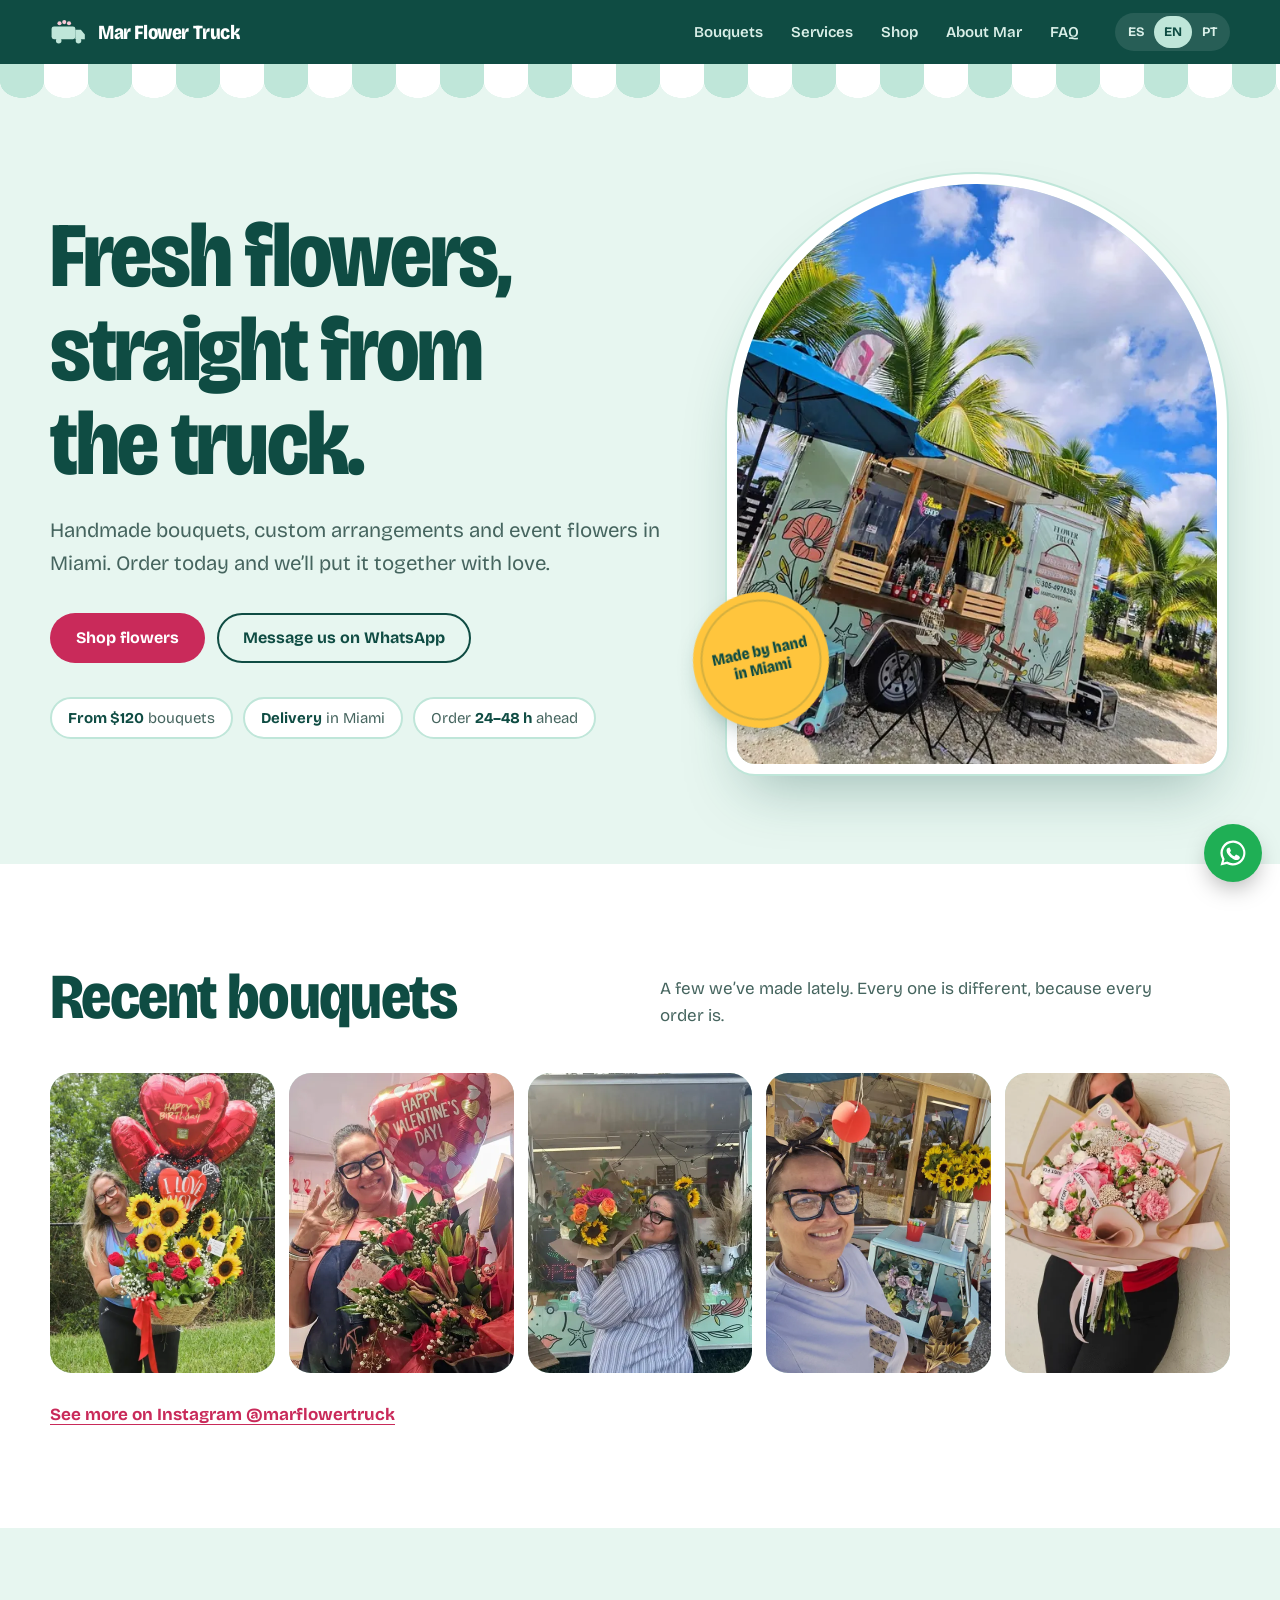
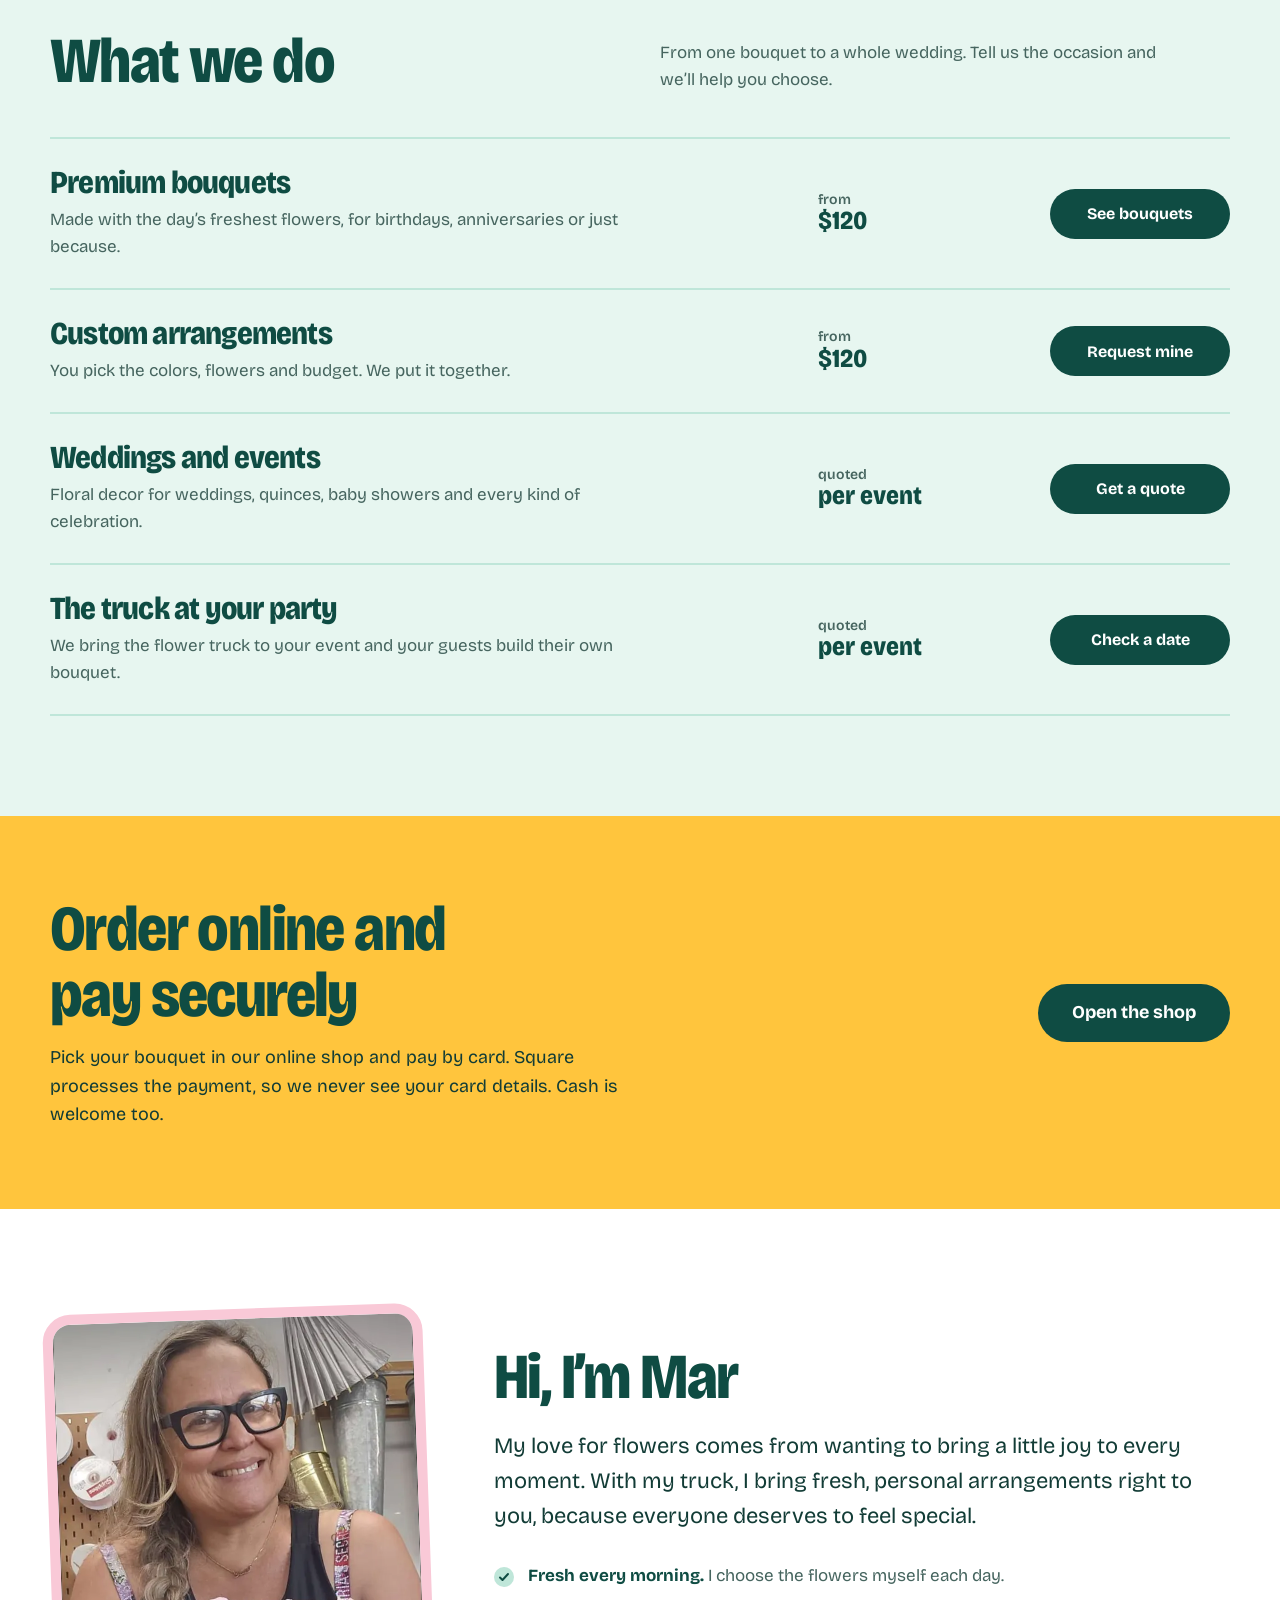
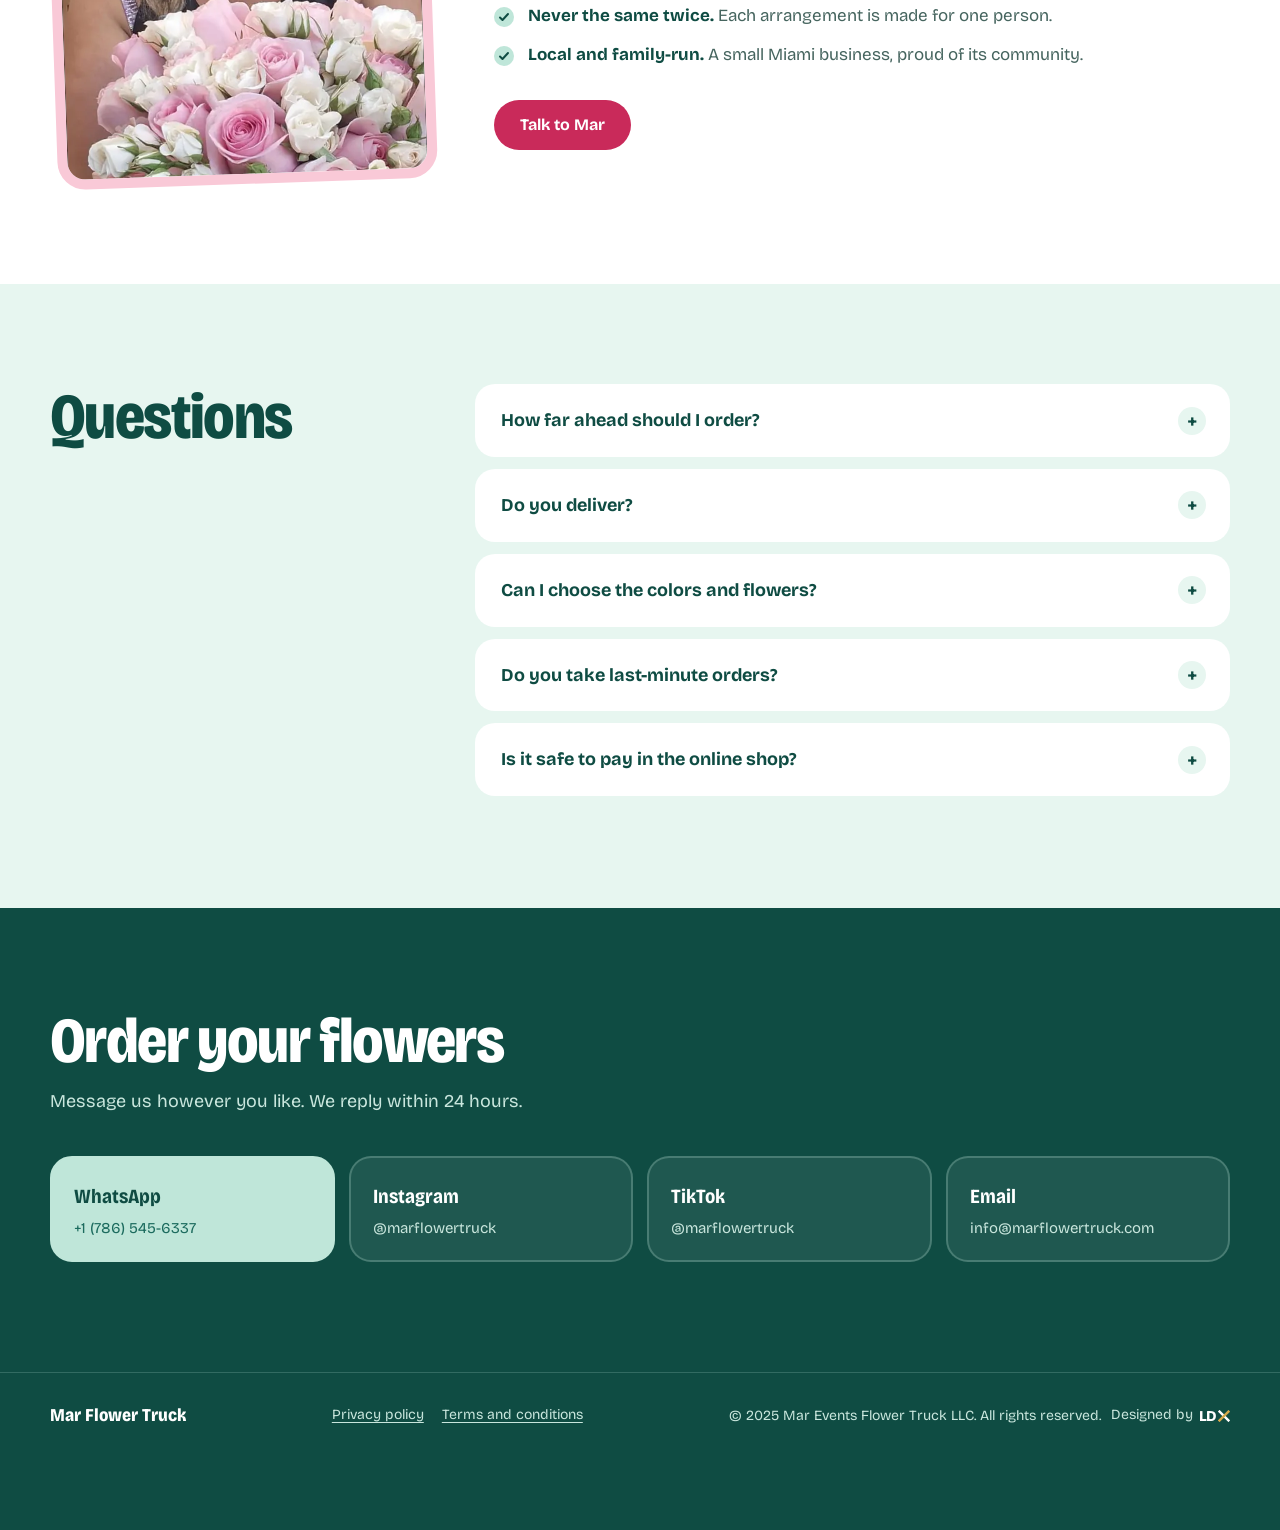
<file: index.html>
<!doctype html>
<html lang="es">
<head>
<meta charset="utf-8">
<meta name="viewport" content="width=device-width, initial-scale=1">
<meta name="robots" content="index, follow">
<title>Mar Flower Truck | Flores frescas en Miami · Fresh Flowers</title>
<meta name="description" content="Ramos hechos a mano, arreglos personalizados y flores para bodas y eventos en Miami, directo de nuestro flower truck. Entrega a domicilio. Fresh flowers and custom bouquets in Miami.">
<link rel="canonical" href="https://www.marflowertruck.com/">
<meta property="og:type" content="website">
<meta property="og:site_name" content="Mar Flower Truck">
<meta property="og:title" content="Mar Flower Truck | Flores frescas en Miami">
<meta property="og:description" content="Ramos hechos a mano, arreglos personalizados y flores para eventos en Miami. Pide por WhatsApp o en nuestra tienda.">
<meta property="og:url" content="https://www.marflowertruck.com/">
<meta property="og:image" content="https://www.marflowertruck.com/img/og.jpg">
<meta property="og:locale" content="es_US">
<meta name="twitter:card" content="summary_large_image">
<script type="application/ld+json">
{
  "@context": "https://schema.org",
  "@type": "FloristShop",
  "name": "Mar Flower Truck",
  "alternateName": "Mar Events Flower Truck LLC",
  "description": "Arreglos florales frescos, bouquets personalizados, flores para bodas y eventos en Miami.",
  "url": "https://www.marflowertruck.com",
  "logo": "https://www.marflowertruck.com/imagenes/mar.jpeg",
  "image": "https://www.marflowertruck.com/imagenes/mar.jpeg",
  "telephone": "+17865456337",
  "email": "info@marflowertruck.com",
  "priceRange": "$$",
  "currenciesAccepted": "USD",
  "paymentAccepted": "Credit Card, Cash, Square",
  "address": {"@type": "PostalAddress","addressLocality": "Miami","addressRegion": "FL","addressCountry": "US"},
  "geo": {"@type": "GeoCoordinates","latitude": "25.7617","longitude": "-80.1918"},
  "areaServed": {"@type": "City","name": "Miami"},
  "sameAs": ["https://www.instagram.com/marflowertruck","https://mar-flower-truck.square.site","https://www.tiktok.com/@marflowertruck"],
  "hasMerchantReturnPolicy": {"@type": "MerchantReturnPolicy","applicableCountry": "US","returnPolicyCategory": "https://schema.org/MerchantReturnFiniteReturnWindow","merchantReturnDays": 0,"returnMethod": "https://schema.org/ReturnByMail","returnFees": "https://schema.org/FreeReturn","refundType": "https://schema.org/ExchangeRefund"},
  "shippingDetails": {"@type": "OfferShippingDetails","shippingRate": {"@type": "MonetaryAmount","value": "0","currency": "USD"},"shippingDestination": {"@type": "DefinedRegion","addressCountry": "US","addressRegion": "FL"},"deliveryTime": {"@type": "ShippingDeliveryTime","handlingTime": {"@type": "QuantitativeValue","minValue": 0,"maxValue": 1,"unitCode": "DAY"},"transitTime": {"@type": "QuantitativeValue","minValue": 0,"maxValue": 1,"unitCode": "DAY"}}},
  "hasOfferCatalog": {
    "@type": "OfferCatalog",
    "name": "Arreglos Florales Miami",
    "itemListElement": [
      {"@type": "Offer","url": "https://www.marflowertruck.com/#shop","priceCurrency": "USD","price": "120","availability": "https://schema.org/InStock","itemOffered": {"@type": "Product","name": "Bouquet Premium","description": "Bouquet premium hecho con flores frescas de temporada en Miami","image": "https://www.marflowertruck.com/imagenes/arreglosflores1.jpeg","url": "https://www.marflowertruck.com/#shop","brand": {"@type": "Brand","name": "Mar Flower Truck"},"offers": {"@type": "Offer","price": "120","priceCurrency": "USD","availability": "https://schema.org/InStock","url": "https://mar-flower-truck.square.site","hasMerchantReturnPolicy": {"@type": "MerchantReturnPolicy","applicableCountry": "US","returnPolicyCategory": "https://schema.org/MerchantReturnFiniteReturnWindow","merchantReturnDays": 0,"returnFees": "https://schema.org/FreeReturn"},"shippingDetails": {"@type": "OfferShippingDetails","shippingRate": {"@type": "MonetaryAmount","value": "0","currency": "USD"},"shippingDestination": {"@type": "DefinedRegion","addressCountry": "US","addressRegion": "FL"},"deliveryTime": {"@type": "ShippingDeliveryTime","handlingTime": {"@type": "QuantitativeValue","minValue": 0,"maxValue": 1,"unitCode": "DAY"},"transitTime": {"@type": "QuantitativeValue","minValue": 0,"maxValue": 1,"unitCode": "DAY"}}}}}},
      {"@type": "Offer","url": "https://www.marflowertruck.com/#shop","priceCurrency": "USD","price": "120","availability": "https://schema.org/InStock","itemOffered": {"@type": "Product","name": "Arreglo Floral Personalizado Miami","description": "Arreglo floral personalizado según tus colores y flores favoritas. Entrega en Miami.","image": "https://www.marflowertruck.com/imagenes/arreglosflores2.jpeg","url": "https://www.marflowertruck.com/#shop","brand": {"@type": "Brand","name": "Mar Flower Truck"},"offers": {"@type": "Offer","price": "120","priceCurrency": "USD","availability": "https://schema.org/InStock","url": "https://mar-flower-truck.square.site","hasMerchantReturnPolicy": {"@type": "MerchantReturnPolicy","applicableCountry": "US","returnPolicyCategory": "https://schema.org/MerchantReturnFiniteReturnWindow","merchantReturnDays": 0,"returnFees": "https://schema.org/FreeReturn"},"shippingDetails": {"@type": "OfferShippingDetails","shippingRate": {"@type": "MonetaryAmount","value": "0","currency": "USD"},"shippingDestination": {"@type": "DefinedRegion","addressCountry": "US","addressRegion": "FL"},"deliveryTime": {"@type": "ShippingDeliveryTime","handlingTime": {"@type": "QuantitativeValue","minValue": 0,"maxValue": 1,"unitCode": "DAY"},"transitTime": {"@type": "QuantitativeValue","minValue": 0,"maxValue": 1,"unitCode": "DAY"}}}}}},
      {"@type": "Offer","url": "https://www.marflowertruck.com/#services","price": "150","priceCurrency": "USD","availability": "https://schema.org/InStock","itemOffered": {"@type": "Product","name": "Flores para Bodas y Eventos Miami","description": "Decoración floral completa para bodas, quinceañeras y eventos especiales en Miami.","image": "https://www.marflowertruck.com/imagenes/mar.jpeg","url": "https://www.marflowertruck.com/#services","brand": {"@type": "Brand","name": "Mar Flower Truck"},"offers": {"@type": "Offer","price": "150","priceCurrency": "USD","availability": "https://schema.org/InStock","url": "https://www.marflowertruck.com/#contact","hasMerchantReturnPolicy": {"@type": "MerchantReturnPolicy","applicableCountry": "US","returnPolicyCategory": "https://schema.org/MerchantReturnFiniteReturnWindow","merchantReturnDays": 0,"returnFees": "https://schema.org/FreeReturn"},"shippingDetails": {"@type": "OfferShippingDetails","shippingRate": {"@type": "MonetaryAmount","value": "0","currency": "USD"},"shippingDestination": {"@type": "DefinedRegion","addressCountry": "US","addressRegion": "FL"},"deliveryTime্র": {"@type": "ShippingDeliveryTime","handlingTime": {"@type": "QuantitativeValue","minValue": 0,"maxValue": 1,"unitCode": "DAY"},"transitTime": {"@type": "QuantitativeValue","minValue": 0,"maxValue": 1,"unitCode": "DAY"}}}}}}
    ]
  }
}
</script>
<meta name="theme-color" content="#0F4C43">
<link rel="icon" href="favicon.svg" type="image/svg+xml">
<link rel="preconnect" href="https://fonts.googleapis.com">
<link rel="preconnect" href="https://fonts.gstatic.com" crossorigin>
<link rel="stylesheet" href="https://fonts.googleapis.com/css2?family=Bricolage+Grotesque:opsz,wdth,wght@12..96,75..100,400..800&display=swap">
<link rel="stylesheet" href="style.css?v=4">
<link rel="preload" as="image" href="img/truck-1000.webp" imagesrcset="img/truck-600.webp 600w, img/truck-1000.webp 1000w" imagesizes="(max-width: 860px) 90vw, 520px">
</head>
<body>
<a class="skip" href="#main" data-en="Skip to content" data-pt="Pular para o conteúdo">Saltar al contenido</a>

<header class="top">
  <div class="wrap top-in">
    <a class="brand" href="#main" aria-label="Mar Flower Truck">
      <svg class="brand-ic" viewBox="0 0 48 32" aria-hidden="true"><rect x="2" y="9" width="30" height="16" rx="3"/><path d="M32 13h7l5 6v6H32z"/><circle cx="11" cy="27" r="3.5"/><circle cx="36" cy="27" r="3.5"/><circle cx="12" cy="5" r="2.6"/><circle cx="18" cy="3.5" r="2.6"/><circle cx="24" cy="5" r="2.6"/></svg>
      <span>Mar Flower Truck</span>
    </a>
    <nav class="menu" aria-label="Menú" data-en-aria="Menu" data-pt-aria="Menu">
      <a href="#ramos" data-en="Bouquets" data-pt="Buquês">Ramos</a>
      <a href="#servicios" data-en="Services" data-pt="Serviços">Servicios</a>
      <a href="#tienda" data-en="Shop" data-pt="Loja">Tienda</a>
      <a href="#mar" data-en="About Mar" data-pt="Sobre a Mar">Sobre Mar</a>
      <a href="#preguntas" data-en="FAQ" data-pt="Perguntas">Preguntas</a>
    </nav>
    <div class="langs" role="group" aria-label="Idioma" data-en-aria="Language" data-pt-aria="Idioma">
      <button type="button" data-set-lang="es" aria-pressed="true">ES</button>
      <button type="button" data-set-lang="en" aria-pressed="false">EN</button>
      <button type="button" data-set-lang="pt" aria-pressed="false">PT</button>
    </div>
  </div>
  <div class="awning" aria-hidden="true"></div>
</header>

<main id="main">

<section class="hero">
  <div class="wrap hero-in">
    <div class="hero-txt">
      <h1 data-en="Fresh flowers, straight from the truck." data-pt="Flores frescas, direto do truck.">Flores frescas, directo del truck.</h1>
      <p class="lead" data-en="Handmade bouquets, custom arrangements and event flowers in Miami. Order today and we’ll put it together with love." data-pt="Buquês feitos à mão, arranjos do seu jeito e flores para eventos em Miami. Peça hoje e montamos com carinho.">Ramos hechos a mano, arreglos a tu gusto y flores para tus eventos en Miami. Pide hoy y te lo preparamos con cariño.</p>
      <div class="ctas">
        <a class="btn btn-pink" href="https://mar-flower-truck.square.site" target="_blank" rel="noopener" data-en="Shop flowers" data-pt="Ver a loja">Ver la tienda</a>
        <a class="btn btn-line" href="https://wa.me/17865456337?text=Hola%20Mar%2C%20me%20interesa%20ordenar%20flores" target="_blank" rel="noopener" data-en="Message us on WhatsApp" data-pt="Falar no WhatsApp">Escribir por WhatsApp</a>
      </div>
      <ul class="facts">
        <li data-en-html="<b>From $120</b> bouquets" data-pt-html="Buquês <b>a partir de $120</b>">Ramos <b>desde $120</b></li>
        <li data-en-html="<b>Delivery</b> in Miami" data-pt-html="<b>Entrega</b> em Miami"><b>Entrega</b> en Miami</li>
        <li data-en-html="Order <b>24–48 h</b> ahead" data-pt-html="Peça com <b>24–48 h</b>">Pide con <b>24–48 h</b></li>
      </ul>
    </div>
    <figure class="hero-pic">
      <div class="window">
        <img src="img/truck-1000.webp" srcset="img/truck-600.webp 600w, img/truck-1000.webp 1000w" sizes="(max-width: 860px) 90vw, 520px" width="1000" height="1170" alt="El flower truck color menta de Mar, con flores pintadas a mano, bajo las palmeras" data-en-alt="Mar’s mint flower truck with hand-painted flowers, under the palm trees" data-pt-alt="O flower truck verde-menta da Mar, com flores pintadas à mão, sob as palmeiras">
      </div>
      <p class="sticker" data-en-html="Made by hand<br>in Miami" data-pt-html="Feito à mão<br>em Miami">Hecho a mano<br>en Miami</p>
    </figure>
  </div>
</section>

<section id="ramos" class="sec">
  <div class="wrap">
    <div class="head">
      <h2 data-en="Recent bouquets" data-pt="Buquês recentes">Ramos recientes</h2>
      <p data-en="A few we’ve made lately. Every one is different, because every order is." data-pt="Alguns que fizemos ultimamente. Cada um é diferente, porque cada pedido é.">Algunos de los que hemos hecho últimamente. Ninguno se repite, porque ningún pedido es igual.</p>
    </div>
    <div class="grid" tabindex="0" role="group" aria-label="Fotos de ramos" data-en-aria="Bouquet photos" data-pt-aria="Fotos de buquês">
      <figure class="g"><img loading="lazy" src="img/f1-600.webp" srcset="img/f1-600.webp 600w, img/f1-1000.webp 1000w" sizes="(max-width: 860px) 62vw, 230px" width="600" height="857" alt="Ramo de girasoles y rosas rojas con globos de cumpleaños" data-en-alt="Sunflower and red rose bouquet with birthday balloons" data-pt-alt="Buquê de girassóis e rosas vermelhas com balões de aniversário"></figure>
      <figure class="g"><img loading="lazy" src="img/f2-600.webp" srcset="img/f2-600.webp 600w, img/f2-1000.webp 1000w" sizes="(max-width: 860px) 62vw, 230px" width="600" height="600" alt="Mar con un ramo de rosas rojas y un globo de San Valentín" data-en-alt="Mar holding a red rose bouquet and a Valentine’s balloon" data-pt-alt="Mar com um buquê de rosas vermelhas e um balão de Dia dos Namorados"></figure>
      <figure class="g"><img loading="lazy" src="img/f4-600.webp" srcset="img/f4-600.webp 600w, img/f4-1000.webp 1000w" sizes="(max-width: 860px) 62vw, 230px" width="600" height="600" alt="Mar frente al truck con un ramo de rosas naranjas y girasoles" data-en-alt="Mar at the truck with a bouquet of orange roses and sunflowers" data-pt-alt="Mar em frente ao truck com um buquê de rosas laranja e girassóis"></figure>
      <figure class="g"><img loading="lazy" src="img/f3-600.webp" srcset="img/f3-600.webp 600w, img/f3-1000.webp 1000w" sizes="(max-width: 860px) 62vw, 230px" width="600" height="800" alt="Ramo grande de rosas rosadas y blancas" data-en-alt="Large bouquet of pink and white roses" data-pt-alt="Buquê grande de rosas cor-de-rosa e brancas"></figure>
      <figure class="g"><img loading="lazy" src="img/mar-600.webp" srcset="img/mar-600.webp 600w, img/mar-1000.webp 739w" sizes="(max-width: 860px) 62vw, 230px" width="600" height="999" alt="Ramo grande de rosas rosadas y claveles envuelto en papel rosa, con mensaje" data-en-alt="Large bouquet of pink roses and carnations in pink wrapping, with a message" data-pt-alt="Buquê grande de rosas cor-de-rosa e cravos em papel rosa, com mensagem"></figure>
    </div>
    <a class="more" href="https://www.instagram.com/marflowertruck" target="_blank" rel="noopener" data-en="See more on Instagram @marflowertruck" data-pt="Veja mais no Instagram @marflowertruck">Mira más en Instagram @marflowertruck</a>
  </div>
</section>

<section id="servicios" class="sec sec-mint">
  <div class="wrap">
    <div class="head">
      <h2 data-en="What we do" data-pt="O que fazemos">Lo que hacemos</h2>
      <p data-en="From one bouquet to a whole wedding. Tell us the occasion and we’ll help you choose." data-pt="De um buquê a um casamento inteiro. Conte a ocasião e ajudamos você a escolher.">Desde un ramo hasta una boda completa. Cuéntanos la ocasión y te ayudamos a elegir.</p>
    </div>
    <ul class="svc">
      <li>
        <div><h3 data-en="Premium bouquets" data-pt="Buquês premium">Ramos premium</h3><p data-en="Made with the day’s freshest flowers, for birthdays, anniversaries or just because." data-pt="Feitos com as flores mais frescas do dia, para aniversários, datas especiais ou só porque sim.">Hechos con las flores más frescas del día, para cumpleaños, aniversarios o porque sí.</p></div>
        <p class="price" data-en-html="<small>from</small> $120" data-pt-html="<small>a partir de</small> $120"><small>desde</small> $120</p>
        <a class="btn btn-sea" href="https://mar-flower-truck.square.site" target="_blank" rel="noopener" data-en="See bouquets" data-pt="Ver buquês">Ver ramos</a>
      </li>
      <li>
        <div><h3 data-en="Custom arrangements" data-pt="Arranjos personalizados">Arreglos personalizados</h3><p data-en="You pick the colors, flowers and budget. We put it together." data-pt="Você escolhe cores, flores e orçamento. Nós montamos.">Tú eliges colores, flores y presupuesto. Nosotros lo armamos.</p></div>
        <p class="price" data-en-html="<small>from</small> $120" data-pt-html="<small>a partir de</small> $120"><small>desde</small> $120</p>
        <a class="btn btn-sea" href="https://wa.me/17865456337?text=Hola%20Mar%2C%20quiero%20un%20arreglo%20personalizado" target="_blank" rel="noopener" data-en="Request mine" data-pt="Pedir o meu">Pedir el mío</a>
      </li>
      <li>
        <div><h3 data-en="Weddings and events" data-pt="Casamentos e eventos">Bodas y eventos</h3><p data-en="Floral decor for weddings, quinces, baby showers and every kind of celebration." data-pt="Decoração floral para casamentos, festas de quinze anos, chás de bebê e todo tipo de celebração.">Decoración floral para bodas, quinces, baby showers y cualquier celebración.</p></div>
        <p class="price" data-en-html="<small>quoted</small> per event" data-pt-html="<small>orçamento</small> por evento"><small>cotización</small> por evento</p>
        <a class="btn btn-sea" href="https://wa.me/17865456337?text=Hola%20Mar%2C%20quiero%20cotizar%20flores%20para%20un%20evento" target="_blank" rel="noopener" data-en="Get a quote" data-pt="Pedir orçamento">Pedir cotización</a>
      </li>
      <li class="svc-truck">
        <div><h3 data-en="The truck at your party" data-pt="O truck na sua festa">El truck en tu fiesta</h3><p data-en="We bring the flower truck to your event and your guests build their own bouquet." data-pt="Levamos o flower truck ao seu evento e seus convidados montam o próprio buquê.">Llevamos el flower truck a tu evento y tus invitados arman su propio ramo.</p></div>
        <p class="price" data-en-html="<small>quoted</small> per event" data-pt-html="<small>orçamento</small> por evento"><small>cotización</small> por evento</p>
        <a class="btn btn-sea" href="https://wa.me/17865456337?text=Hola%20Mar%2C%20quiero%20el%20flower%20truck%20en%20mi%20evento" target="_blank" rel="noopener" data-en="Check a date" data-pt="Consultar data">Consultar fecha</a>
      </li>
    </ul>
  </div>
</section>

<section id="tienda" class="shop">
  <div class="wrap shop-in">
    <div>
      <h2 data-en="Order online and pay securely" data-pt="Peça online e pague com segurança">Pide en línea y paga seguro</h2>
      <p data-en="Pick your bouquet in our online shop and pay by card. Square processes the payment, so we never see your card details. Cash is welcome too." data-pt="Escolha seu buquê na nossa loja online e pague com cartão. O Square processa o pagamento, então nunca vemos os dados do seu cartão. Também aceitamos dinheiro.">Elige tu ramo en nuestra tienda en línea y paga con tarjeta. Square procesa el pago, así que nunca vemos los datos de tu tarjeta. También aceptamos efectivo.</p>
    </div>
    <a class="btn btn-sea btn-lg" href="https://mar-flower-truck.square.site" target="_blank" rel="noopener" data-en="Open the shop" data-pt="Abrir a loja">Abrir la tienda</a>
  </div>
</section>

<section id="mar" class="sec">
  <div class="wrap about">
    <figure class="about-pic"><img src="img/f5-600.webp" srcset="img/f5-600.webp 600w, img/f5-1000.webp 945w" sizes="(max-width: 860px) 80vw, 380px" width="600" height="1300" alt="Mar sonriendo con un ramo de rosas rosadas y blancas" data-en-alt="Mar smiling with a bouquet of pink and white roses" data-pt-alt="Mar sorrindo com um buquê de rosas cor-de-rosa e brancas"></figure>
    <div class="about-txt">
      <h2 data-en="Hi, I’m Mar" data-pt="Oi, eu sou a Mar">Hola, soy Mar</h2>
      <p class="big" data-en="My love for flowers comes from wanting to bring a little joy to every moment. With my truck, I bring fresh, personal arrangements right to you, because everyone deserves to feel special." data-pt="Meu amor pelas flores vem da vontade de levar um pouco de alegria a cada momento. Com meu truck, levo arranjos frescos e personalizados até você, porque todo mundo merece se sentir especial.">Mi amor por las flores nace de querer llevar alegría a cada momento. Con mi truck te llevo arreglos frescos y personalizados, porque todos merecemos sentirnos especiales.</p>
      <ul class="ticks">
        <li data-en-html="<b>Fresh every morning.</b> I choose the flowers myself each day." data-pt-html="<b>Frescas toda manhã.</b> Eu mesma escolho as flores todos os dias."><b>Frescas cada mañana.</b> Yo misma escojo las flores cada día.</li>
        <li data-en-html="<b>Never the same twice.</b> Each arrangement is made for one person." data-pt-html="<b>Nunca igual.</b> Cada arranjo é feito para uma pessoa."><b>Nunca iguales.</b> Cada arreglo se hace para una persona.</li>
        <li data-en-html="<b>Local and family-run.</b> A small Miami business, proud of its community." data-pt-html="<b>Local e familiar.</b> Um pequeno negócio de Miami, orgulhoso da sua comunidade."><b>Local y familiar.</b> Un negocio pequeño de Miami, orgulloso de su comunidad.</li>
      </ul>
      <a class="btn btn-pink" href="https://wa.me/17865456337?text=Hola%20Mar" target="_blank" rel="noopener" data-en="Talk to Mar" data-pt="Falar com a Mar">Hablar con Mar</a>
    </div>
  </div>
</section>

<section id="preguntas" class="sec sec-mint">
  <div class="wrap faq-wrap">
    <h2 data-en="Questions" data-pt="Perguntas">Preguntas</h2>
    <div class="faq">
      <details><summary data-en="How far ahead should I order?" data-pt="Com quanta antecedência devo pedir?">¿Con cuánta anticipación debo pedir?</summary><p data-en="For regular orders, 24 to 48 hours is enough. For weddings and large events, reach out 2 to 4 weeks ahead." data-pt="Para pedidos normais, 24 a 48 horas bastam. Para casamentos e grandes eventos, fale conosco com 2 a 4 semanas de antecedência.">Para pedidos normales, con 24 a 48 horas basta. Para bodas y eventos grandes, escríbenos con 2 a 4 semanas de anticipación.</p></details>
      <details><summary data-en="Do you deliver?" data-pt="Vocês fazem entrega?">¿Hacen entregas a domicilio?</summary><p data-en="Yes, in the local area. Message us to confirm your zone and the delivery cost." data-pt="Sim, na região local. Fale conosco para confirmar sua região e o custo da entrega.">Sí, en el área local. Escríbenos para confirmar tu zona y el costo de envío.</p></details>
      <details><summary data-en="Can I choose the colors and flowers?" data-pt="Posso escolher as cores e flores?">¿Puedo elegir los colores y las flores?</summary><p data-en="Of course. Send us your preferences on WhatsApp and we’ll suggest an arrangement." data-pt="Claro. Mande suas preferências pelo WhatsApp e sugerimos um arranjo.">Claro. Mándanos tus preferencias por WhatsApp y te proponemos un arreglo.</p></details>
      <details><summary data-en="Do you take last-minute orders?" data-pt="Aceitam pedidos de última hora?">¿Aceptan pedidos de último minuto?</summary><p data-en="We always try. Message us on WhatsApp as soon as you can and we’ll do our best." data-pt="Sempre tentamos. Fale conosco pelo WhatsApp o quanto antes e faremos o possível.">Siempre lo intentamos. Escríbenos por WhatsApp lo antes posible y haremos todo por ayudarte.</p></details>
      <details><summary data-en="Is it safe to pay in the online shop?" data-pt="É seguro pagar na loja online?">¿Es seguro pagar en la tienda en línea?</summary><p data-en="Yes. Payments are processed by Square, and we never see your card information." data-pt="Sim. Os pagamentos são processados pelo Square e nunca vemos as informações do seu cartão.">Sí. Los pagos los procesa Square y nosotros nunca vemos la información de tu tarjeta.</p></details>
    </div>
  </div>
</section>

<section id="contacto" class="contact">
  <div class="wrap contact-in">
    <h2 data-en="Order your flowers" data-pt="Peça suas flores">Pide tus flores</h2>
    <p data-en="Message us however you like. We reply within 24 hours." data-pt="Fale conosco como preferir. Respondemos em até 24 horas.">Escríbenos por donde prefieras. Te respondemos en menos de 24 horas.</p>
    <ul class="channels">
      <li><a href="https://wa.me/17865456337?text=Hola%20Mar%2C%20me%20interesa%20ordenar%20flores" target="_blank" rel="noopener"><b>WhatsApp</b><span>+1 (786) 545-6337</span></a></li>
      <li><a href="https://www.instagram.com/marflowertruck" target="_blank" rel="noopener"><b>Instagram</b><span>@marflowertruck</span></a></li>
      <li><a href="https://www.tiktok.com/@marflowertruck" target="_blank" rel="noopener"><b>TikTok</b><span>@marflowertruck</span></a></li>
      <li><a href="mailto:info@marflowertruck.com"><b data-en="Email" data-pt="E-mail">Correo</b><span>info@marflowertruck.com</span></a></li>
    </ul>
  </div>
</section>

</main>

<footer class="foot">
  <div class="wrap foot-in">
    <p class="foot-brand">Mar Flower Truck</p>
    <p class="foot-legal"><button type="button" data-policy="privacy" data-en="Privacy policy" data-pt="Política de privacidade">Política de privacidad</button><button type="button" data-policy="terms" data-en="Terms and conditions" data-pt="Termos e condições">Términos y condiciones</button></p>
    <p class="foot-copy"><span data-en="© 2025 Mar Events Flower Truck LLC. All rights reserved." data-pt="© 2025 Mar Events Flower Truck LLC. Todos os direitos reservados.">© 2025 Mar Events Flower Truck LLC. Todos los derechos reservados.</span> <a class="ldx-sig" href="https://ldxwebsites.com" target="_blank" rel="noopener" aria-label="Diseñado por LDX" data-en-aria="Designed by LDX" data-pt-aria="Desenvolvido por LDX"><span data-en="Designed by" data-pt="Desenvolvido por">Diseñado por</span> <span class="ldx-logo">LD<svg viewBox="0 0 170 170" aria-hidden="true"><line x1="22" y1="22" x2="148" y2="148" stroke="currentColor" stroke-width="34" stroke-linecap="square"/><line x1="148" y1="22" x2="22" y2="148" stroke="#D4A84B" stroke-width="34" stroke-linecap="square"/></svg></span></a></p>
  </div>
</footer>

<a class="wa" href="https://wa.me/17865456337?text=Hola%20Mar%2C%20me%20interesa%20ordenar%20flores" target="_blank" rel="noopener" aria-label="Escribir por WhatsApp" data-en-aria="Message us on WhatsApp" data-pt-aria="Falar no WhatsApp"><svg viewBox="0 0 24 24" aria-hidden="true"><path d="M12 2a10 10 0 0 0-8.6 15.1L2 22l5-1.3A10 10 0 1 0 12 2Zm0 18.2a8.2 8.2 0 0 1-4.2-1.2l-.3-.2-3 .8.8-2.9-.2-.3A8.2 8.2 0 1 1 12 20.2Zm4.5-6.1c-.2-.1-1.5-.7-1.7-.8-.2-.1-.4-.1-.6.1l-.8 1c-.1.2-.3.2-.5.1a6.7 6.7 0 0 1-3.3-2.9c-.3-.4.2-.4.7-1.3.1-.2 0-.3 0-.4l-.8-1.8c-.2-.5-.4-.4-.6-.4h-.5a1 1 0 0 0-.7.3 3 3 0 0 0-.9 2.2 5.2 5.2 0 0 0 1.1 2.7 11.8 11.8 0 0 0 4.5 4c1.7.7 2.3.8 3.2.6.5-.1 1.5-.6 1.7-1.2.2-.6.2-1.1.2-1.2-.1-.1-.3-.2-.5-.3Z"/></svg></a>

<dialog class="policy" id="policy" aria-labelledby="policyBody">
  <form method="dialog"><button class="policy-x" aria-label="Cerrar" data-en-aria="Close" data-pt-aria="Fechar">×</button></form>
  <div id="policyBody"></div>
</dialog>

<script src="app.js?v=2"></script>
</body>
</html>
</file>
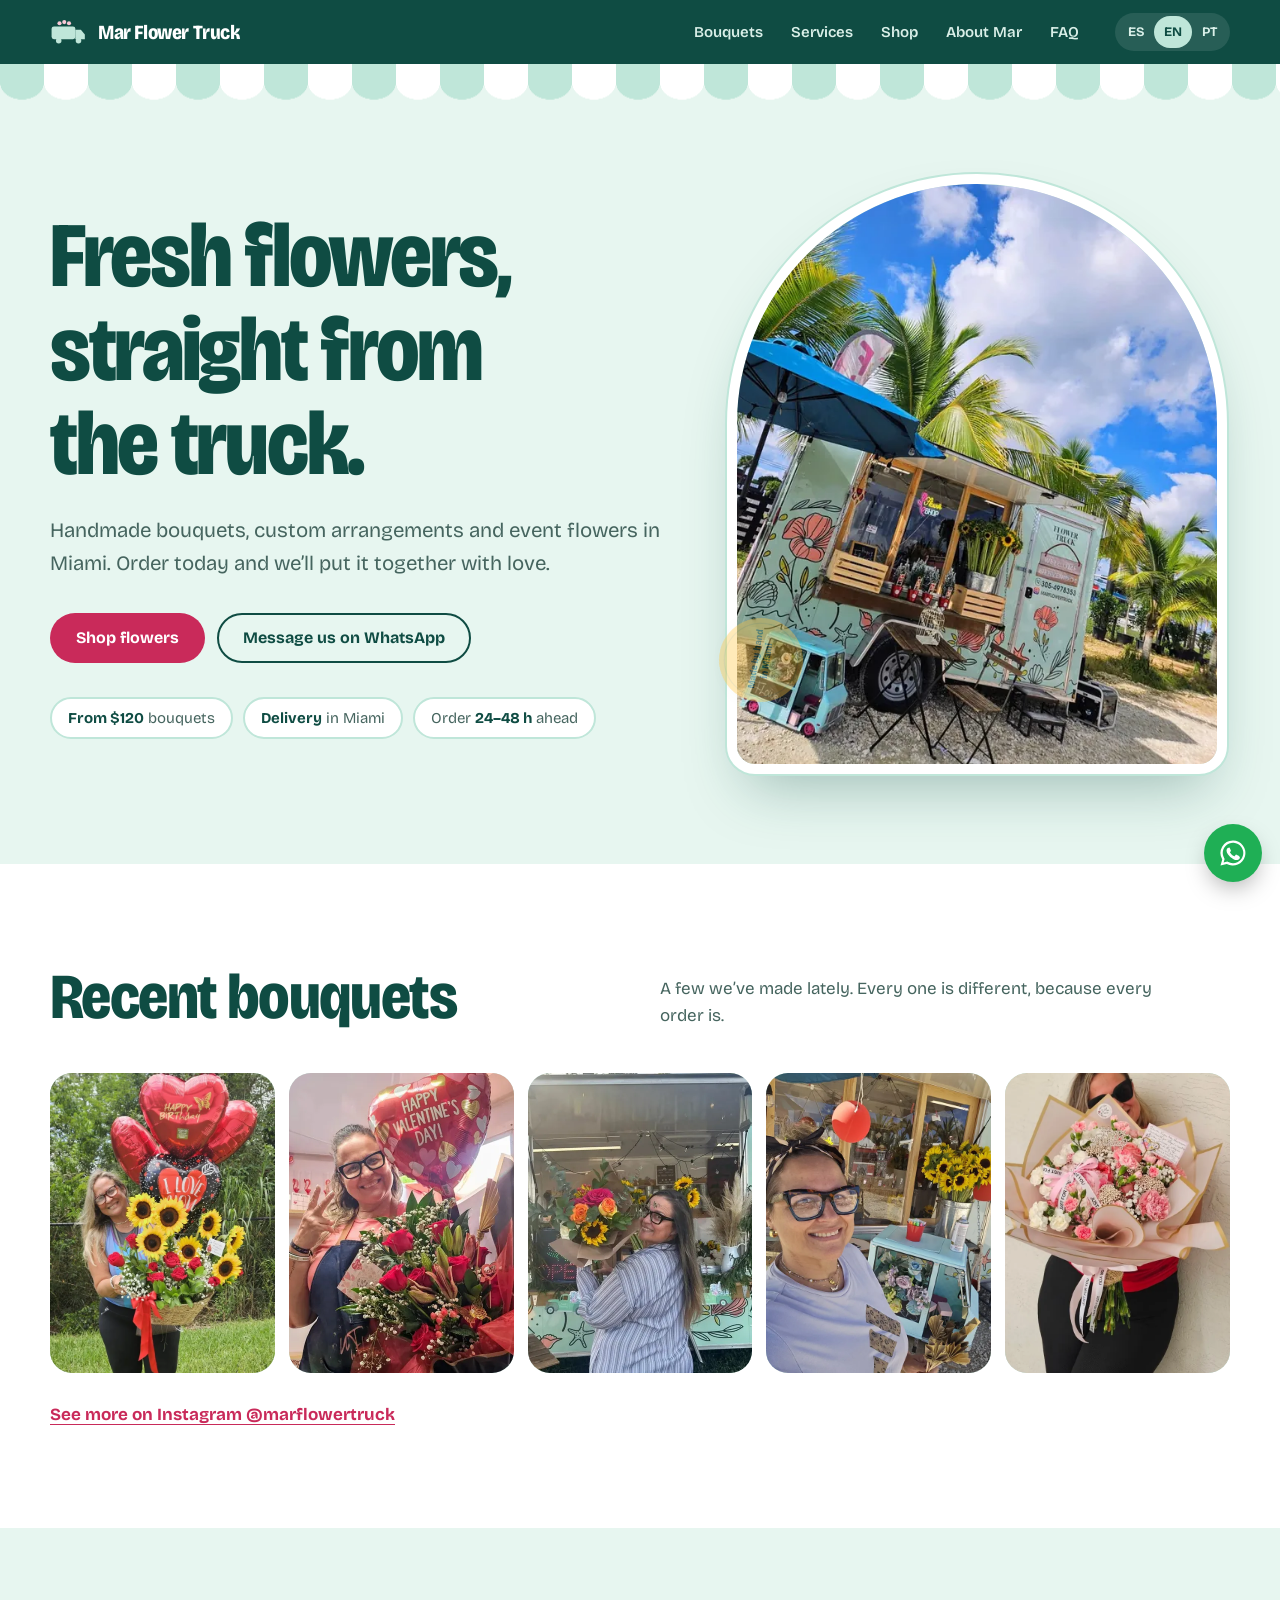
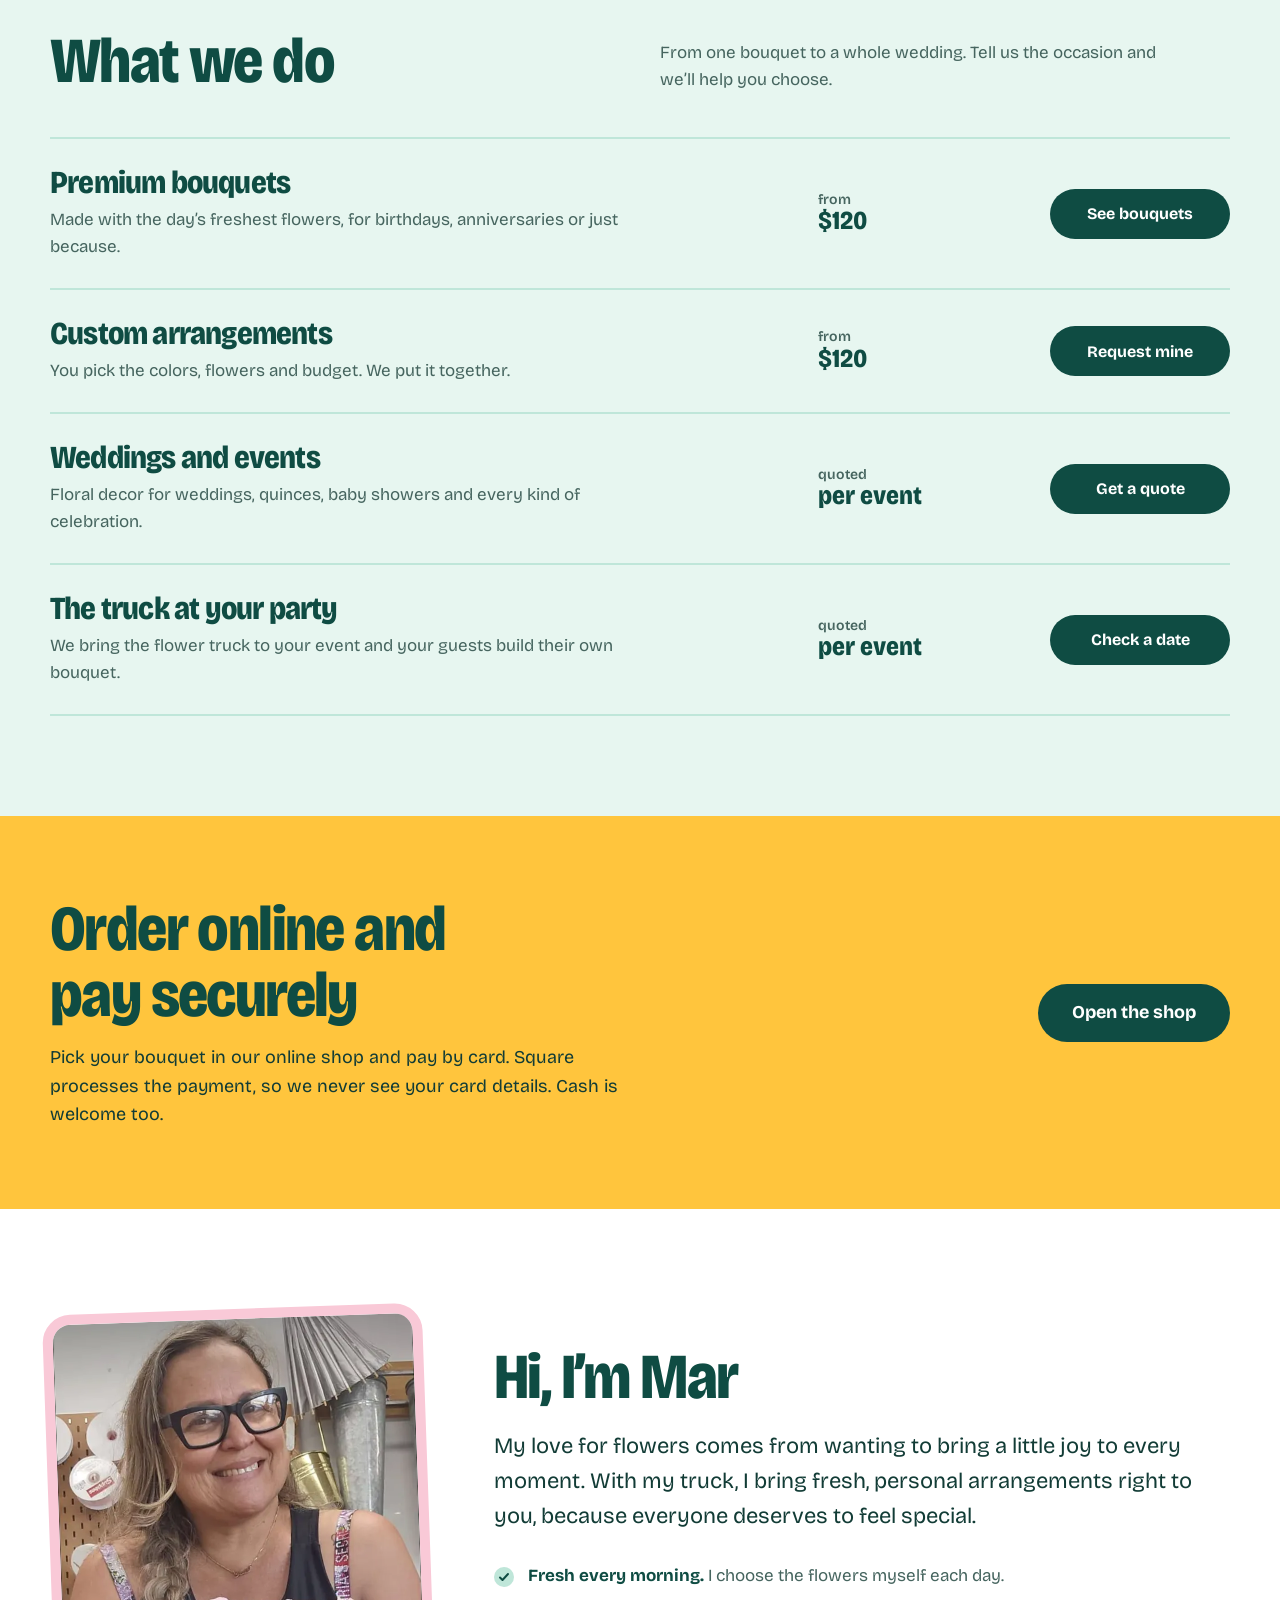
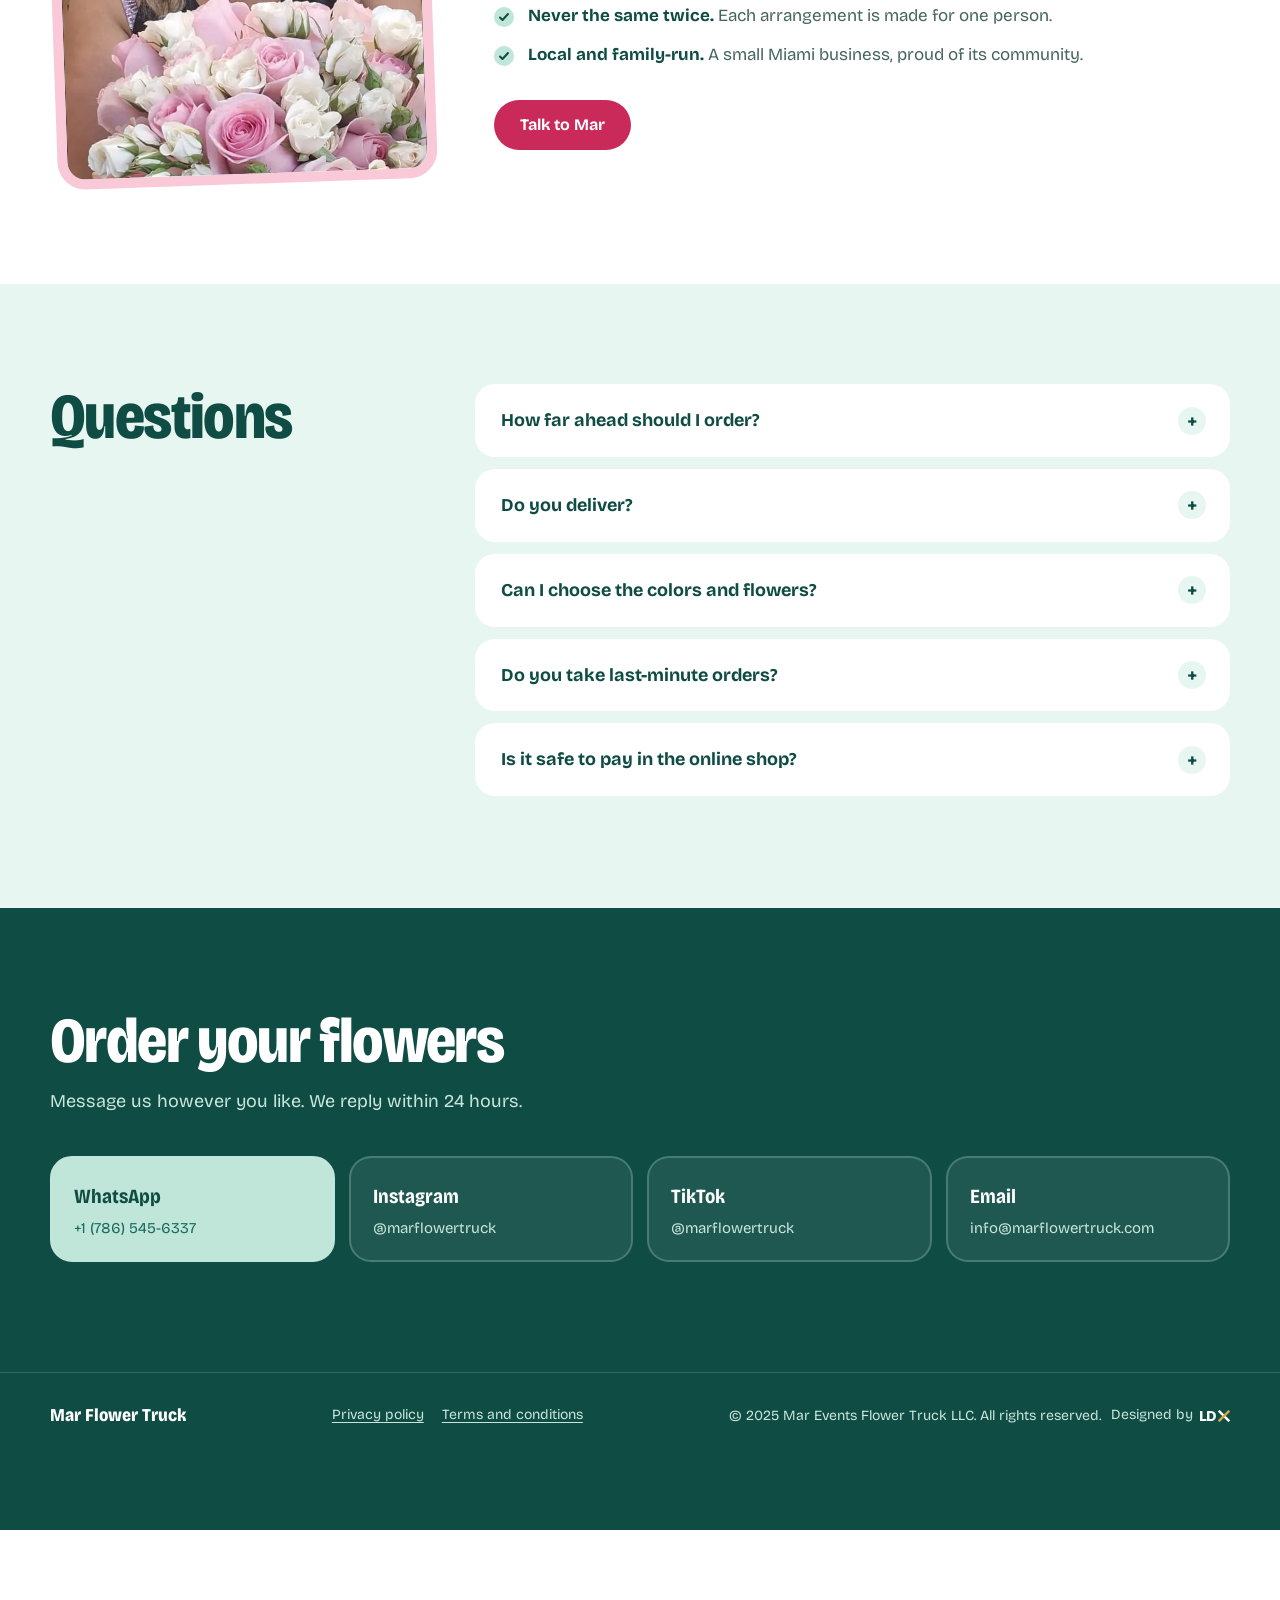
<file: nuevo/index.html>
<!doctype html>
<html lang="es"><head><meta charset="utf-8"><meta name="robots" content="noindex"><meta http-equiv="refresh" content="0; url=/"><link rel="canonical" href="https://www.marflowertruck.com/"><title>Mar Flower Truck</title></head>
<body><p><a href="/">Ir a Mar Flower Truck</a></p></body></html>
</file>
<file: style.css>
/* Mar Flower Truck · rediseño. Colores tomados del truck: menta, verde mar, hibisco y girasol. */
:root{
  --mint:#BFE6D9;      /* pintura del truck */
  --mint-soft:#E7F6F0;
  --sea:#0F4C43;       /* texto y fondos oscuros */
  --sea-2:#1C6B5E;
  --pink:#C92A5A;      /* hibisco: botones */
  --pink-soft:#F9C9D7;
  --sun:#FFC53D;       /* girasol */
  --white:#FFFFFF;
  --ink:#123C36;
  --muted:#46655F;
  --r-lg:28px;
  --font:'Bricolage Grotesque', system-ui, -apple-system, 'Segoe UI', sans-serif;
}
*{box-sizing:border-box}
html{scroll-behavior:smooth;scroll-padding-top:96px}
body{margin:0;font-family:var(--font);font-size:17px;line-height:1.6;color:var(--ink);background:var(--white);-webkit-font-smoothing:antialiased}
img{display:block;max-width:100%;height:auto}
a{color:inherit}
h1,h2,h3{margin:0;font-weight:800;line-height:1.02;letter-spacing:-.025em;font-stretch:85%}
p{margin:0}
.wrap{width:min(1180px,100% - 40px);margin-inline:auto}
:focus-visible{outline:3px solid var(--sun);outline-offset:3px;border-radius:6px}
.skip{position:absolute;left:12px;top:-60px;z-index:100;background:var(--sea);color:#fff;padding:10px 16px;border-radius:999px;text-decoration:none}
.skip:focus{top:12px}

/* ---------- Barra superior + toldo ---------- */
.top{position:sticky;top:0;z-index:30}
.top-in{display:flex;align-items:center;gap:24px;min-height:64px;background:var(--sea);color:#fff;width:100%;padding-inline:max(20px,(100% - 1180px)/2);max-width:none}
.brand{display:flex;align-items:center;gap:10px;text-decoration:none;font-weight:800;font-size:20px;letter-spacing:-.02em;font-stretch:85%;white-space:nowrap}
.brand-ic{width:38px;height:26px;fill:var(--mint)}
.brand-ic circle:nth-of-type(n+3){fill:var(--pink-soft)}
.menu{display:flex;gap:4px;margin-left:auto}
.menu a{text-decoration:none;font-size:15px;font-weight:600;padding:8px 12px;border-radius:999px;color:#D9EFE8}
.menu a:hover{background:rgba(255,255,255,.1);color:#fff}
.langs{display:flex;background:rgba(255,255,255,.1);border-radius:999px;padding:3px}
.langs button{font:inherit;font-size:13px;font-weight:700;border:0;background:none;color:#D9EFE8;padding:6px 10px;border-radius:999px;cursor:pointer}
.langs button[aria-pressed="true"]{background:var(--mint);color:var(--sea)}
/* El toldo rayado con borde ondulado, como el de un food truck */
.awning{height:34px;background:repeating-linear-gradient(90deg,var(--mint) 0 44px,var(--white) 44px 88px);
  -webkit-mask:radial-gradient(22px 16px at 22px 0,#000 98%,transparent) 0 18px/44px 16px repeat-x,linear-gradient(#000 0 0) top/100% 18px no-repeat;
          mask:radial-gradient(22px 16px at 22px 0,#000 98%,transparent) 0 18px/44px 16px repeat-x,linear-gradient(#000 0 0) top/100% 18px no-repeat;
  filter:drop-shadow(0 4px 0 rgba(15,76,67,.12));transform-origin:top}

/* ---------- Hero ---------- */
.hero{background:var(--mint-soft);margin-top:-34px;padding:110px 0 90px;overflow:hidden}
.hero-in{display:grid;grid-template-columns:minmax(0,1.1fr) minmax(0,.9fr);gap:56px;align-items:center}
.hero h1{font-size:clamp(46px,7.2vw,98px);color:var(--sea);max-width:11ch}
.lead{font-size:clamp(18px,1.6vw,21px);color:var(--muted);max-width:34em;margin-top:24px}
.ctas{display:flex;flex-wrap:wrap;gap:12px;margin-top:32px}
.facts{list-style:none;display:flex;flex-wrap:wrap;gap:10px;padding:0;margin:34px 0 0}
.facts li{background:var(--white);border:2px solid var(--mint);border-radius:999px;padding:7px 16px;font-size:15px;color:var(--muted)}
.facts b{color:var(--sea)}
.hero-pic{position:relative;margin:0;justify-self:center;width:min(100%,500px)}
/* Marco en forma de ventanilla del truck */
.window{border-radius:250px 250px var(--r-lg) var(--r-lg);overflow:hidden;border:10px solid var(--white);box-shadow:0 0 0 2px var(--mint),0 30px 60px -20px rgba(15,76,67,.35);aspect-ratio:5/6;background:var(--mint)}
.window img{width:100%;height:100%;object-fit:cover;object-position:50% 70%}
.sticker{position:absolute;left:-34px;bottom:46px;width:136px;height:136px;border-radius:50%;background:var(--sun);color:var(--sea);display:grid;place-items:center;text-align:center;font-weight:800;font-size:16px;line-height:1.1;font-stretch:85%;transform:rotate(-12deg);box-shadow:0 10px 24px -8px rgba(15,76,67,.4);
  background-image:radial-gradient(circle,transparent 58px,rgba(15,76,67,.18) 59px 60px,transparent 61px)}

/* ---------- Botones ---------- */
.btn{display:inline-flex;align-items:center;justify-content:center;min-height:50px;padding:0 24px;border-radius:999px;font-weight:700;font-size:16px;text-decoration:none;border:2px solid transparent;transition:transform .15s,background-color .15s}
.btn:hover{transform:translateY(-2px)}
.btn-pink{background:var(--pink);color:#fff}
.btn-pink:hover{background:#B0214D}
.btn-line{border-color:var(--sea);color:var(--sea)}
.btn-line:hover{background:var(--sea);color:#fff}
.btn-sea{background:var(--sea);color:#fff}
.btn-sea:hover{background:var(--sea-2)}
.btn-lg{min-height:58px;padding:0 32px;font-size:18px}

/* ---------- Secciones ---------- */
.sec{padding:100px 0}
.sec-mint{background:var(--mint-soft)}
.head{display:grid;grid-template-columns:minmax(0,1fr) minmax(0,1fr);gap:40px;align-items:end;margin-bottom:44px}
.head h2,.faq-wrap h2,.shop h2,.about h2,.contact h2{font-size:clamp(36px,5vw,64px);color:var(--sea)}
.head p{color:var(--muted);max-width:30em}

/* Galería: tira de fotos del mismo alto; en celular se desliza de lado */
.grid{display:grid;grid-template-columns:repeat(5,minmax(0,1fr));gap:14px}
.g{margin:0;border-radius:22px;overflow:hidden;background:var(--mint);aspect-ratio:3/4}
.g img{width:100%;height:100%;object-fit:cover;object-position:50% 35%}
.more{display:inline-block;margin-top:28px;font-weight:700;color:var(--pink);text-underline-offset:4px}

/* Servicios en filas */
.svc{list-style:none;margin:0;padding:0;border-top:2px solid var(--mint)}
.svc li{display:grid;grid-template-columns:minmax(0,1fr) 200px auto;gap:32px;align-items:center;padding:28px 0;border-bottom:2px solid var(--mint)}
.svc h3{font-size:clamp(24px,2.6vw,32px);color:var(--sea)}
.svc li p:not(.price){color:var(--muted);margin-top:6px;max-width:36em}
.price{font-size:26px;font-weight:800;color:var(--sea);font-stretch:85%;line-height:1.1}
.price small{display:block;font-size:14px;font-weight:600;color:var(--muted);font-stretch:100%}
.svc .btn{min-width:180px}

/* Tienda */
.shop{background:var(--sun);padding:80px 0}
.shop-in{display:flex;align-items:center;justify-content:space-between;gap:40px}
.shop h2{max-width:14ch}
.shop p{color:var(--ink);max-width:34em;margin-top:16px;font-size:18px}

/* Sobre Mar */
.about{display:grid;grid-template-columns:380px minmax(0,1fr);gap:64px;align-items:center}
.about-pic{margin:0;aspect-ratio:4/5;border-radius:var(--r-lg);overflow:hidden;border:10px solid var(--pink-soft);transform:rotate(-2deg)}
.about-pic img{width:100%;height:100%;object-fit:cover;object-position:50% 20%}
.big{font-size:clamp(19px,1.8vw,22px);margin-top:20px;max-width:32em}
.ticks{list-style:none;padding:0;margin:28px 0 32px;display:grid;gap:12px}
.ticks li{position:relative;padding-left:34px;color:var(--muted)}
.ticks li::before{content:"";position:absolute;left:0;top:5px;width:20px;height:20px;border-radius:50%;background:var(--mint) no-repeat center/12px url("data:image/svg+xml,%3Csvg xmlns='http://www.w3.org/2000/svg' viewBox='0 0 12 12'%3E%3Cpath d='M2 6.5l2.5 2.5L10 3' fill='none' stroke='%230F4C43' stroke-width='2' stroke-linecap='round' stroke-linejoin='round'/%3E%3C/svg%3E")}
.ticks b{color:var(--sea)}

/* Preguntas */
.faq-wrap{display:grid;grid-template-columns:minmax(0,1fr) minmax(0,2fr);gap:48px;align-items:start}
.faq details{background:var(--white);border-radius:20px;margin-bottom:12px;border:2px solid transparent}
.faq details[open]{border-color:var(--mint)}
.faq summary{cursor:pointer;list-style:none;padding:20px 60px 20px 24px;font-weight:700;font-size:18px;color:var(--sea);position:relative}
.faq summary::-webkit-details-marker{display:none}
.faq summary::after{content:"+";position:absolute;right:22px;top:50%;transform:translateY(-50%);width:28px;height:28px;border-radius:50%;background:var(--mint-soft);display:grid;place-items:center;font-size:20px;line-height:1}
.faq details[open] summary::after{content:"−"}
.faq details p{padding:0 24px 22px;color:var(--muted)}

/* Contacto */
.contact{background:var(--sea);color:#fff;padding:100px 0 110px;position:relative}
.contact h2{color:#fff}
.contact-in>p{color:#C9E6DD;margin-top:14px;font-size:18px}
.channels{list-style:none;padding:0;margin:40px 0 0;display:grid;grid-template-columns:repeat(4,minmax(0,1fr));gap:14px}
.channels a{display:flex;flex-direction:column;gap:4px;text-decoration:none;background:rgba(255,255,255,.07);border:2px solid rgba(191,230,217,.25);border-radius:22px;padding:22px 22px 20px;transition:background-color .15s,border-color .15s}
.channels a:hover{background:rgba(255,255,255,.12);border-color:var(--mint)}
.channels b{font-size:20px;font-stretch:85%}
.channels span{color:#C9E6DD;font-size:15px;overflow-wrap:anywhere}
.channels li:first-child a{background:var(--mint);color:var(--sea);border-color:var(--mint)}
.channels li:first-child span{color:var(--sea-2)}

/* Pie */
.foot{background:var(--sea);color:#C9E6DD;border-top:1px solid rgba(191,230,217,.2);padding:28px 0 100px;font-size:14px}
.foot-in{display:flex;flex-wrap:wrap;gap:12px 28px;align-items:center;justify-content:space-between}
.foot-brand{font-weight:800;color:#fff;font-size:18px;font-stretch:85%}
.foot-legal{display:flex;gap:18px}
.foot-legal button{font:inherit;background:none;border:0;color:inherit;padding:0;cursor:pointer;text-decoration:underline;text-underline-offset:3px}
.ldx-sig{display:inline-flex;align-items:center;gap:6px;margin-left:6px;color:#C9E6DD;text-decoration:none;white-space:nowrap}
.ldx-sig:hover{color:#fff}
.ldx-logo{display:inline-flex;align-items:center;gap:1px;font-weight:800;letter-spacing:-.02em;color:#fff;font-size:15px}
.ldx-logo svg{width:12px;height:12px;display:block}

/* WhatsApp flotante */
.wa{position:fixed;right:18px;bottom:18px;z-index:40;width:58px;height:58px;border-radius:50%;background:#1FAF55;display:grid;place-items:center;box-shadow:0 10px 24px -6px rgba(0,0,0,.35)}
.wa svg{width:30px;height:30px;fill:#fff}

/* Políticas */
.policy{border:0;border-radius:24px;max-width:640px;width:calc(100% - 32px);padding:36px 32px 28px;color:var(--ink);font-family:var(--font)}
.policy::backdrop{background:rgba(15,76,67,.55)}
.policy h2{font-size:30px;color:var(--sea);margin-bottom:12px}
.policy h3{font-size:19px;color:var(--sea);margin:20px 0 6px;font-stretch:100%;letter-spacing:0}
.policy p{color:var(--muted);margin-bottom:8px}
.policy-x{position:absolute;right:14px;top:12px;width:40px;height:40px;border-radius:50%;border:0;background:var(--mint-soft);color:var(--sea);font-size:24px;cursor:pointer}

/* Un solo momento de movimiento: el toldo baja y el sticker gira al cargar */
@media (prefers-reduced-motion:no-preference){
  .awning{animation:drop .7s cubic-bezier(.3,1.4,.5,1) both}
  .sticker{animation:spin .9s .35s cubic-bezier(.3,1.3,.5,1) both}
  @keyframes drop{from{transform:scaleY(0)}to{transform:scaleY(1)}}
  @keyframes spin{from{transform:rotate(-120deg) scale(.4);opacity:0}to{transform:rotate(-12deg) scale(1);opacity:1}}
}
@media (prefers-reduced-motion:reduce){html{scroll-behavior:auto}.btn{transition:none}}

/* ---------- Responsive ---------- */
@media (max-width:1020px){
  .menu{display:none}
  .langs{margin-left:auto}
  .svc li{grid-template-columns:minmax(0,1fr) auto;gap:16px 24px}
  .svc li>div{grid-column:1/-1}
  .channels{grid-template-columns:repeat(2,minmax(0,1fr))}
}
@media (max-width:860px){
  .hero{padding:90px 0 70px}
  .hero-in{grid-template-columns:1fr;gap:48px}
  .hero-pic{width:min(100%,400px)}
  .sticker{left:-10px;width:112px;height:112px;font-size:14px;background-image:radial-gradient(circle,transparent 47px,rgba(15,76,67,.18) 48px 49px,transparent 50px)}
  .head{grid-template-columns:1fr;gap:14px}
  .about{grid-template-columns:1fr;gap:40px}
  .about-pic{max-width:340px}
  .faq-wrap{grid-template-columns:1fr;gap:24px}
  .shop-in{flex-direction:column;align-items:flex-start}
  .sec{padding:72px 0}
}
@media (max-width:860px){
  .grid{grid-template-columns:none;grid-auto-flow:column;grid-auto-columns:min(62vw,300px);overflow-x:auto;scroll-snap-type:x mandatory;padding-bottom:8px;margin-inline:-20px;padding-inline:20px;scroll-padding-inline:20px}
  .g{scroll-snap-align:start;border-radius:18px}
}
@media (max-width:520px){
  body{font-size:16px}
  .brand span{font-size:17px}
  .brand-ic{width:32px}
  .top-in{gap:12px}
  .channels{grid-template-columns:1fr}
  .svc .btn{min-width:0}
  .svc li{grid-template-columns:1fr}
  .price small{display:inline;margin-right:4px}
  .btn{width:100%}
  .ctas .btn{width:100%}
}
</file>
